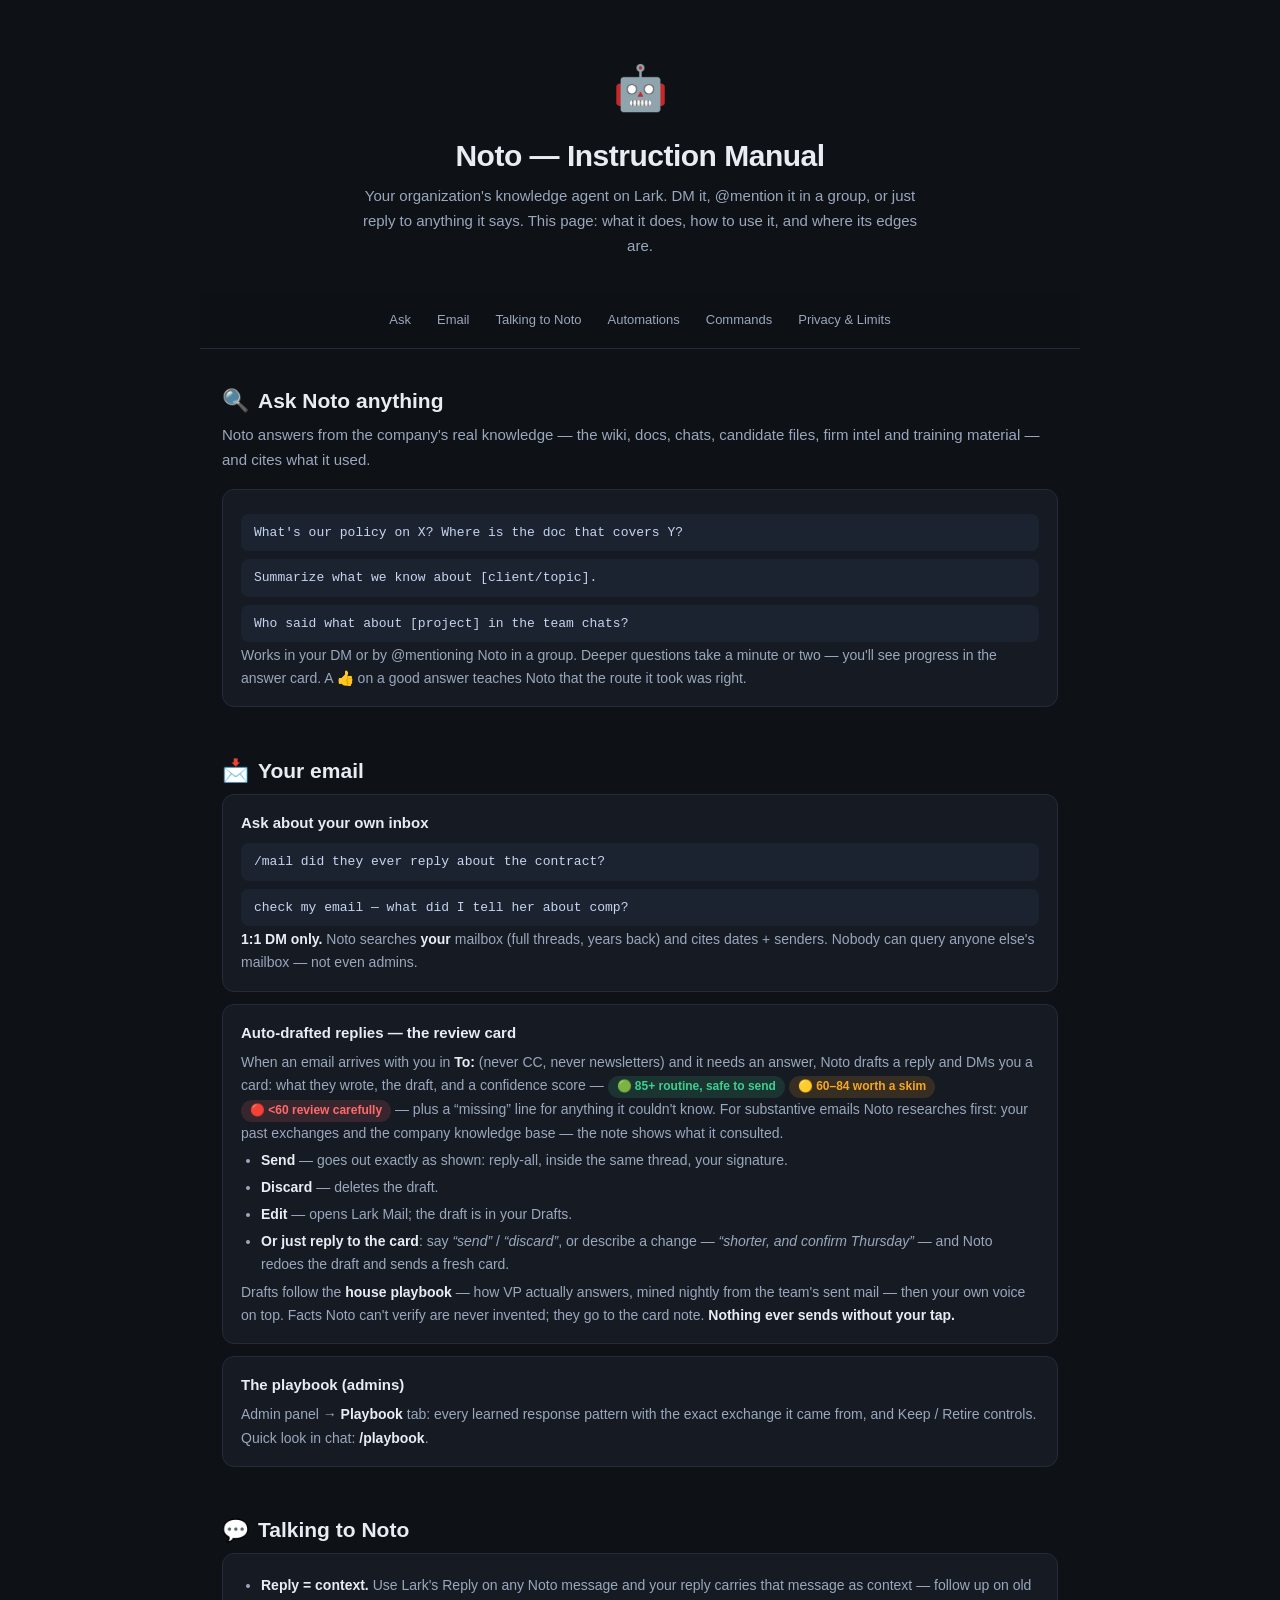
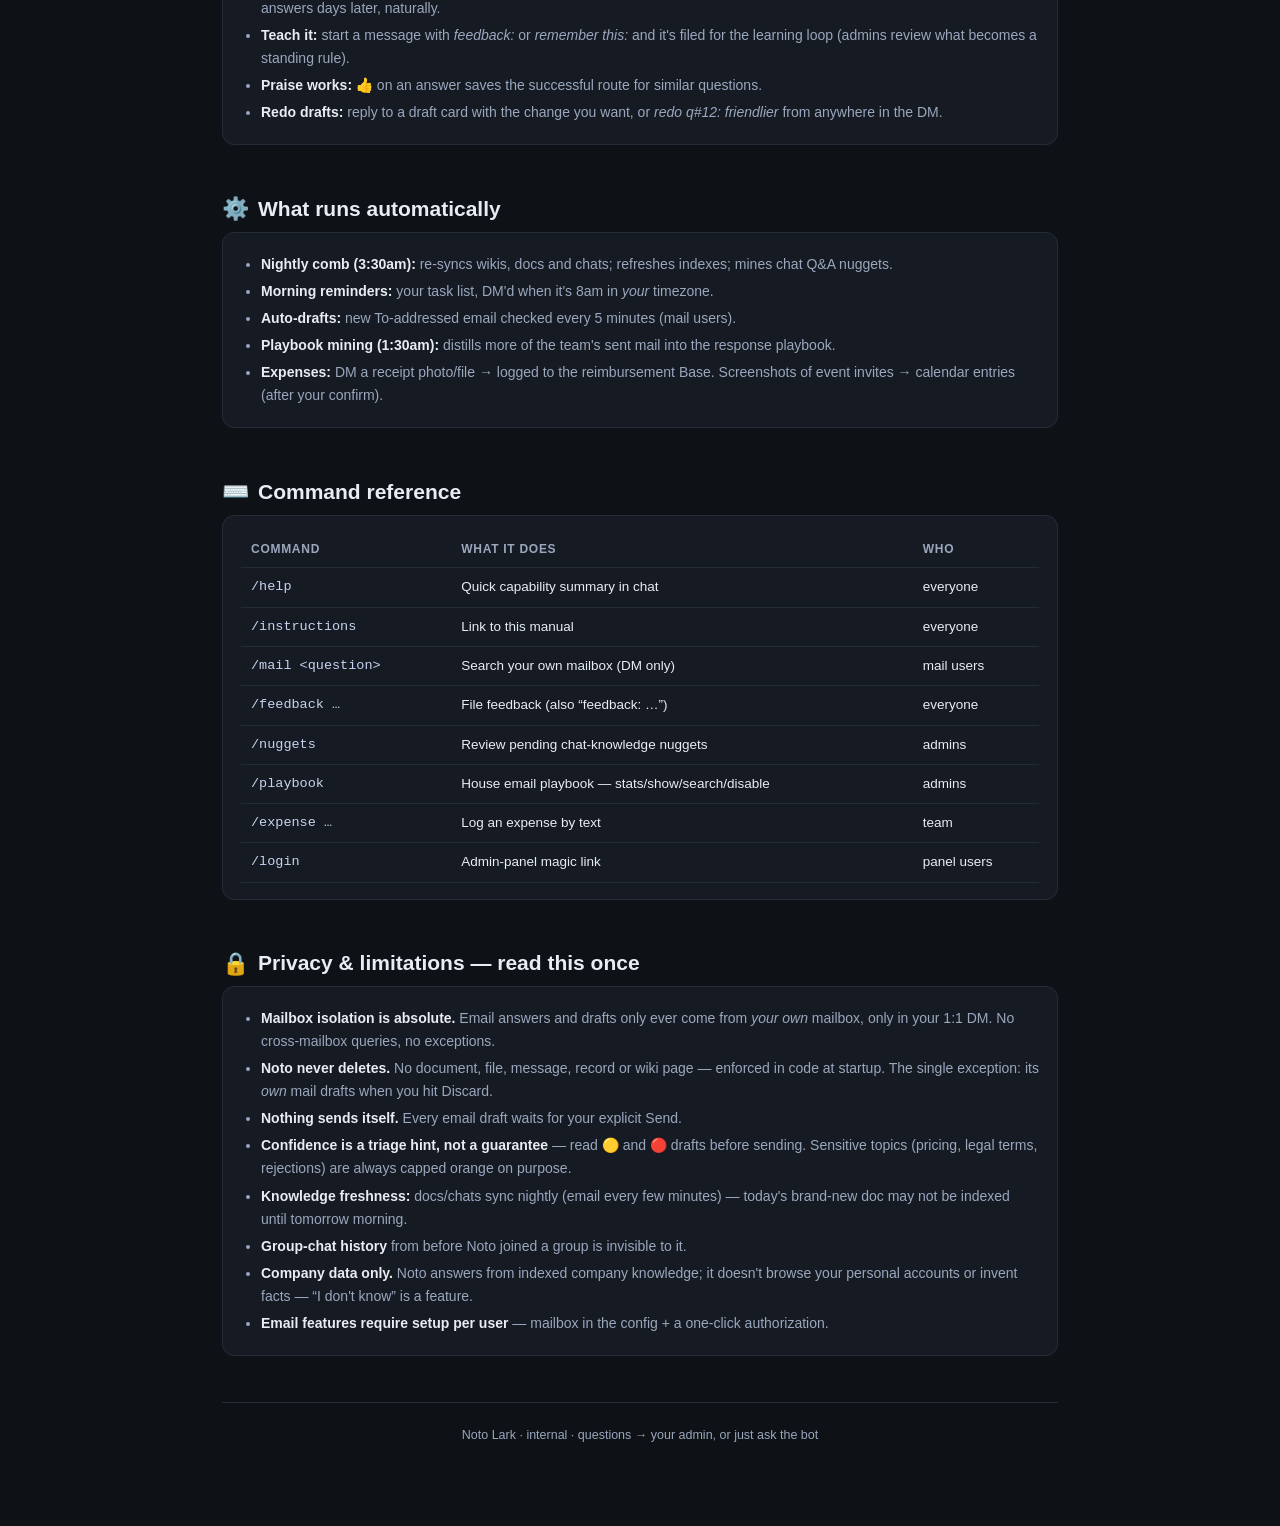
<file: docs/manual.html>
<!DOCTYPE html>
<html lang="en">
<head>
<meta charset="utf-8">
<meta name="viewport" content="width=device-width, initial-scale=1">
<meta name="robots" content="noindex">
<title>Noto Lark — Instruction Manual</title>
<style>
  :root{--bg:#0e1116;--panel:#161b23;--panel2:#1c2330;--ink:#e8ecf3;--soft:#9aa7bd;
        --brand:#6d7cff;--green:#3ecf8e;--orange:#f5a623;--red:#ff6b6b;--line:#242c3a}
  *{box-sizing:border-box;margin:0}
  body{background:var(--bg);color:var(--ink);font:15px/1.65 -apple-system,BlinkMacSystemFont,"Segoe UI",Roboto,Helvetica,Arial,sans-serif}
  .wrap{max-width:880px;margin:0 auto;padding:0 22px 80px}
  header{padding:52px 0 8px;text-align:center}
  header .bot{font-size:44px}
  h1{font-size:30px;letter-spacing:-.5px;margin:6px 0 4px}
  .tag{color:var(--soft);max-width:560px;margin:0 auto}
  nav{position:sticky;top:0;background:rgba(14,17,22,.92);backdrop-filter:blur(6px);
      display:flex;gap:4px;justify-content:center;flex-wrap:wrap;padding:12px 8px;
      border-bottom:1px solid var(--line);margin:26px -22px 34px;z-index:5}
  nav a{color:var(--soft);text-decoration:none;font-size:13px;padding:5px 11px;border-radius:20px}
  nav a:hover{color:var(--ink);background:var(--panel2)}
  section{margin:0 0 46px;scroll-margin-top:70px}
  h2{font-size:21px;margin:0 0 4px;display:flex;align-items:center;gap:9px}
  h2 .em{font-size:22px}
  .lead{color:var(--soft);margin:0 0 16px}
  .card{background:var(--panel);border:1px solid var(--line);border-radius:12px;padding:16px 18px;margin:0 0 12px}
  .card h3{font-size:15px;margin:0 0 6px}
  .card p{color:var(--soft);font-size:14px}
  .card p b, .card li b{color:var(--ink)}
  .ex{background:var(--panel2);border-radius:8px;padding:9px 13px;margin:8px 0 2px;
      font:13px/1.5 ui-monospace,SFMono-Regular,Menlo,monospace;color:#c6d4f0}
  ul{padding-left:20px;color:var(--soft);font-size:14px}
  li{margin:4px 0}
  table{width:100%;border-collapse:collapse;font-size:13.5px}
  th,td{text-align:left;padding:8px 10px;border-bottom:1px solid var(--line)}
  th{color:var(--soft);font-weight:600;font-size:12px;text-transform:uppercase;letter-spacing:.06em}
  td:first-child{font-family:ui-monospace,Menlo,monospace;white-space:nowrap;color:#c6d4f0}
  .pill{display:inline-block;padding:1px 9px;border-radius:20px;font-size:12px;font-weight:600}
  .g{background:rgba(62,207,142,.14);color:var(--green)} .o{background:rgba(245,166,35,.14);color:var(--orange)}
  .r{background:rgba(255,107,107,.14);color:var(--red)}
  .foot{color:var(--soft);font-size:12.5px;text-align:center;border-top:1px solid var(--line);padding-top:22px}
  a{color:var(--brand)}
</style>
</head>
<body>
<div class="wrap">
<header>
  <div class="bot">🤖</div>
  <h1>Noto — Instruction Manual</h1>
  <p class="tag">Your organization's knowledge agent on Lark. DM it, @mention it in a group,
  or just reply to anything it says. This page: what it does, how to use it, and where its edges are.</p>
</header>

<nav>
  <a href="#ask">Ask</a><a href="#email">Email</a>
  <a href="#talk">Talking to Noto</a><a href="#auto">Automations</a>
  <a href="#commands">Commands</a><a href="#limits">Privacy &amp; Limits</a>
</nav>

<section id="ask">
  <h2><span class="em">🔍</span> Ask Noto anything</h2>
  <p class="lead">Noto answers from the company's real knowledge — the wiki, docs, chats,
  candidate files, firm intel and training material — and cites what it used.</p>
  <div class="card">
    <div class="ex">What's our policy on X? Where is the doc that covers Y?</div>
    <div class="ex">Summarize what we know about [client/topic].</div>
    <div class="ex">Who said what about [project] in the team chats?</div>
    <p>Works in your DM or by @mentioning Noto in a group. Deeper questions take a minute or
    two — you'll see progress in the answer card. A 👍 on a good answer teaches Noto that the
    route it took was right.</p>
  </div>
</section>



<section id="email">
  <h2><span class="em">📩</span> Your email</h2>
  <div class="card"><h3>Ask about your own inbox</h3>
    <div class="ex">/mail did they ever reply about the contract?</div>
    <div class="ex">check my email — what did I tell her about comp?</div>
    <p><b>1:1 DM only.</b> Noto searches <b>your</b> mailbox (full threads, years back) and cites
    dates + senders. Nobody can query anyone else's mailbox — not even admins.</p></div>
  <div class="card"><h3>Auto-drafted replies — the review card</h3>
    <p>When an email arrives with you in <b>To:</b> (never CC, never newsletters) and it needs an
    answer, Noto drafts a reply and DMs you a card: what they wrote, the draft, and a confidence
    score — <span class="pill g">🟢 85+ routine, safe to send</span>
    <span class="pill o">🟡 60–84 worth a skim</span>
    <span class="pill r">🔴 &lt;60 review carefully</span> — plus a “missing” line for anything
    it couldn't know. For substantive emails Noto researches first: your past exchanges and the
    company knowledge base — the note shows what it consulted.</p>
    <ul>
      <li><b>Send</b> — goes out exactly as shown: reply-all, inside the same thread, your signature.</li>
      <li><b>Discard</b> — deletes the draft.</li>
      <li><b>Edit</b> — opens Lark Mail; the draft is in your Drafts.</li>
      <li><b>Or just reply to the card</b>: say <i>“send”</i> / <i>“discard”</i>, or describe a change —
        <i>“shorter, and confirm Thursday”</i> — and Noto redoes the draft and sends a fresh card.</li>
    </ul>
    <p>Drafts follow the <b>house playbook</b> — how VP actually answers, mined nightly from the
    team's sent mail — then your own voice on top. Facts Noto can't verify are never invented;
    they go to the card note. <b>Nothing ever sends without your tap.</b></p></div>
  <div class="card"><h3>The playbook (admins)</h3>
    <p>Admin panel → <b>Playbook</b> tab: every learned response pattern with the exact exchange it
    came from, and Keep / Retire controls. Quick look in chat: <b>/playbook</b>.</p></div>
</section>

<section id="talk">
  <h2><span class="em">💬</span> Talking to Noto</h2>
  <div class="card">
    <ul>
      <li><b>Reply = context.</b> Use Lark's Reply on any Noto message and your reply carries that
        message as context — follow up on old answers days later, naturally.</li>
      <li><b>Teach it:</b> start a message with <i>feedback:</i> or <i>remember this:</i> and it's
        filed for the learning loop (admins review what becomes a standing rule).</li>
      <li><b>Praise works:</b> 👍 on an answer saves the successful route for similar questions.</li>
      <li><b>Redo drafts:</b> reply to a draft card with the change you want, or
        <i>redo q#12: friendlier</i> from anywhere in the DM.</li>
    </ul>
  </div>
</section>

<section id="auto">
  <h2><span class="em">⚙️</span> What runs automatically</h2>
  <div class="card">
    <ul>
      <li><b>Nightly comb (3:30am):</b> re-syncs wikis, docs and chats; refreshes indexes; mines chat Q&amp;A nuggets.</li>
      <li><b>Morning reminders:</b> your task list, DM'd when it's 8am in <i>your</i> timezone.</li>
      <li><b>Auto-drafts:</b> new To-addressed email checked every 5 minutes (mail users).</li>
      <li><b>Playbook mining (1:30am):</b> distills more of the team's sent mail into the response playbook.</li>
      <li><b>Expenses:</b> DM a receipt photo/file → logged to the reimbursement Base.
        Screenshots of event invites → calendar entries (after your confirm).</li>
    </ul>
  </div>
</section>

<section id="commands">
  <h2><span class="em">⌨️</span> Command reference</h2>
  <div class="card"><table>
    <tr><th>Command</th><th>What it does</th><th>Who</th></tr>
    <tr><td>/help</td><td>Quick capability summary in chat</td><td>everyone</td></tr>
    <tr><td>/instructions</td><td>Link to this manual</td><td>everyone</td></tr>
    <tr><td>/mail &lt;question&gt;</td><td>Search your own mailbox (DM only)</td><td>mail users</td></tr>
    <tr><td>/feedback …</td><td>File feedback (also “feedback: …”)</td><td>everyone</td></tr>
    <tr><td>/nuggets</td><td>Review pending chat-knowledge nuggets</td><td>admins</td></tr>
    <tr><td>/playbook</td><td>House email playbook — stats/show/search/disable</td><td>admins</td></tr>
    <tr><td>/expense …</td><td>Log an expense by text</td><td>team</td></tr>
    <tr><td>/login</td><td>Admin-panel magic link</td><td>panel users</td></tr>
  </table></div>
</section>

<section id="limits">
  <h2><span class="em">🔒</span> Privacy &amp; limitations — read this once</h2>
  <div class="card">
    <ul>
      <li><b>Mailbox isolation is absolute.</b> Email answers and drafts only ever come from
        <i>your own</i> mailbox, only in your 1:1 DM. No cross-mailbox queries, no exceptions.</li>
      <li><b>Noto never deletes.</b> No document, file, message, record or wiki page — enforced in
        code at startup. The single exception: its <i>own</i> mail drafts when you hit Discard.</li>
      <li><b>Nothing sends itself.</b> Every email draft waits for your explicit Send.</li>
      <li><b>Confidence is a triage hint, not a guarantee</b> — read 🟡 and 🔴 drafts before sending.
        Sensitive topics (pricing, legal terms, rejections) are always capped orange on purpose.</li>
      <li><b>Knowledge freshness:</b> docs/chats sync nightly (email every few minutes) — today's
        brand-new doc may not be indexed until tomorrow morning.</li>
      <li><b>Group-chat history</b> from before Noto joined a group is invisible to it.</li>
      <li><b>Company data only.</b> Noto answers from indexed company knowledge; it doesn't browse
        your personal accounts or invent facts — “I don't know” is a feature.</li>
      <li><b>Email features require setup per user</b> — mailbox in the config + a one-click authorization.</li>
    </ul>
  </div>
</section>

<p class="foot">Noto Lark · internal · questions → your admin, or just ask the bot</p>
</div>
</body>
</html>
</file>
